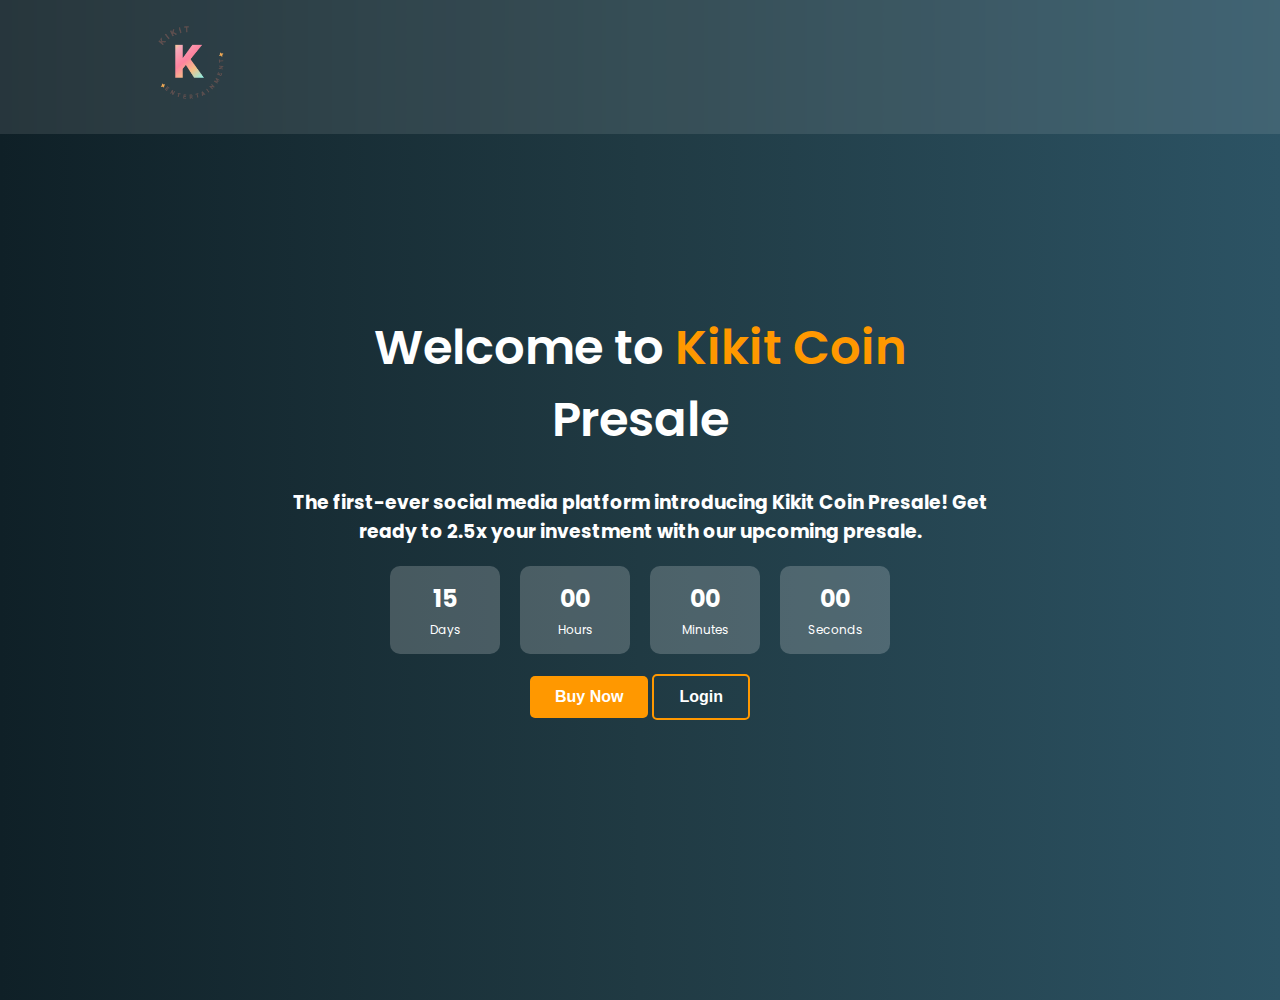
<file: index.html>
<!DOCTYPE html>
<html lang="en">
<head>
    <meta charset="UTF-8">
    <meta name="viewport" content="width=device-width, initial-scale=1.0">
    <title>Kikit - Coin Presale</title>
    <link rel="stylesheet" href="styles.css">
    <link rel="preconnect" href="https://fonts.googleapis.com">
    <link href="https://fonts.googleapis.com/css2?family=Poppins:wght@300;400;600&display=swap" rel="stylesheet">
</head>
<body>
    <header>
        <nav>
            <div class="logo">
                <img src="kikit-logo.png" alt="Kikit Logo">
            </div>
            <div class="nav-links">
       
            </div>
        </nav>
    </header>

    <section class="hero">
        <div class="hero-content">
            <h1>Welcome to <span class="highlight">Kikit Coin</span> Presale</h1>
            <h3>The first-ever social media platform introducing Kikit Coin Presale!  
               Get ready to 2.5x your investment with our upcoming presale.</h3>

            <!-- Countdown Timer -->
            <div class="countdown">
                <div class="time-box"><span id="days">15</span><small>Days</small></div>
                <div class="time-box"><span id="hours">00</span><small>Hours</small></div>
                <div class="time-box"><span id="minutes">00</span><small>Minutes</small></div>
                <div class="time-box"><span id="seconds">00</span><small>Seconds</small></div>
            </div>

            <!-- CTA Buttons -->
            <div class="buttons">
                <button onclick="window.location.href='signup.html'" class="btn-primary">Buy Now</button>
                <button onclick="window.location.href='login.html'" class="btn-secondary">Login</button>
            </div>
        </div>
    </section>

    <script src="script.js"></script>
</body>
</html>
</file>
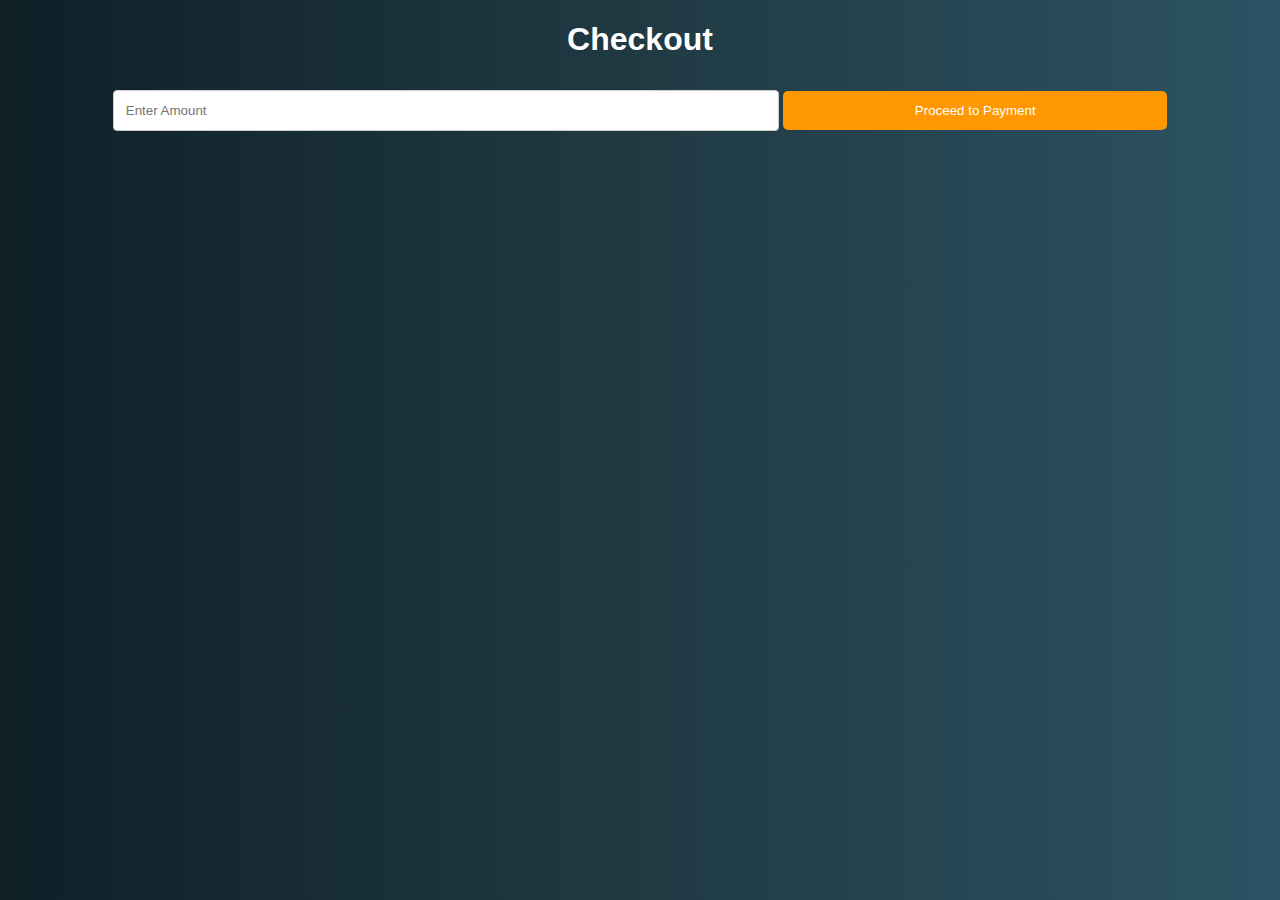
<file: checkout.html>
<!DOCTYPE html>
<html lang="en">
<head>
    <meta charset="UTF-8">
    <meta name="viewport" content="width=device-width, initial-scale=1.0">
    <title>Kikit - Checkout</title>
    <link rel="stylesheet" href="styles.css">
</head>
<body>
    <div class="container">
        <h1>Checkout</h1>
        <form id="checkout-form">
            <input type="number" id="amount" placeholder="Enter Amount" required>
            <button type="submit">Proceed to Payment</button>
        </form>
    </div>

    <script src="script.js"></script>
</body>
</html>
</file>
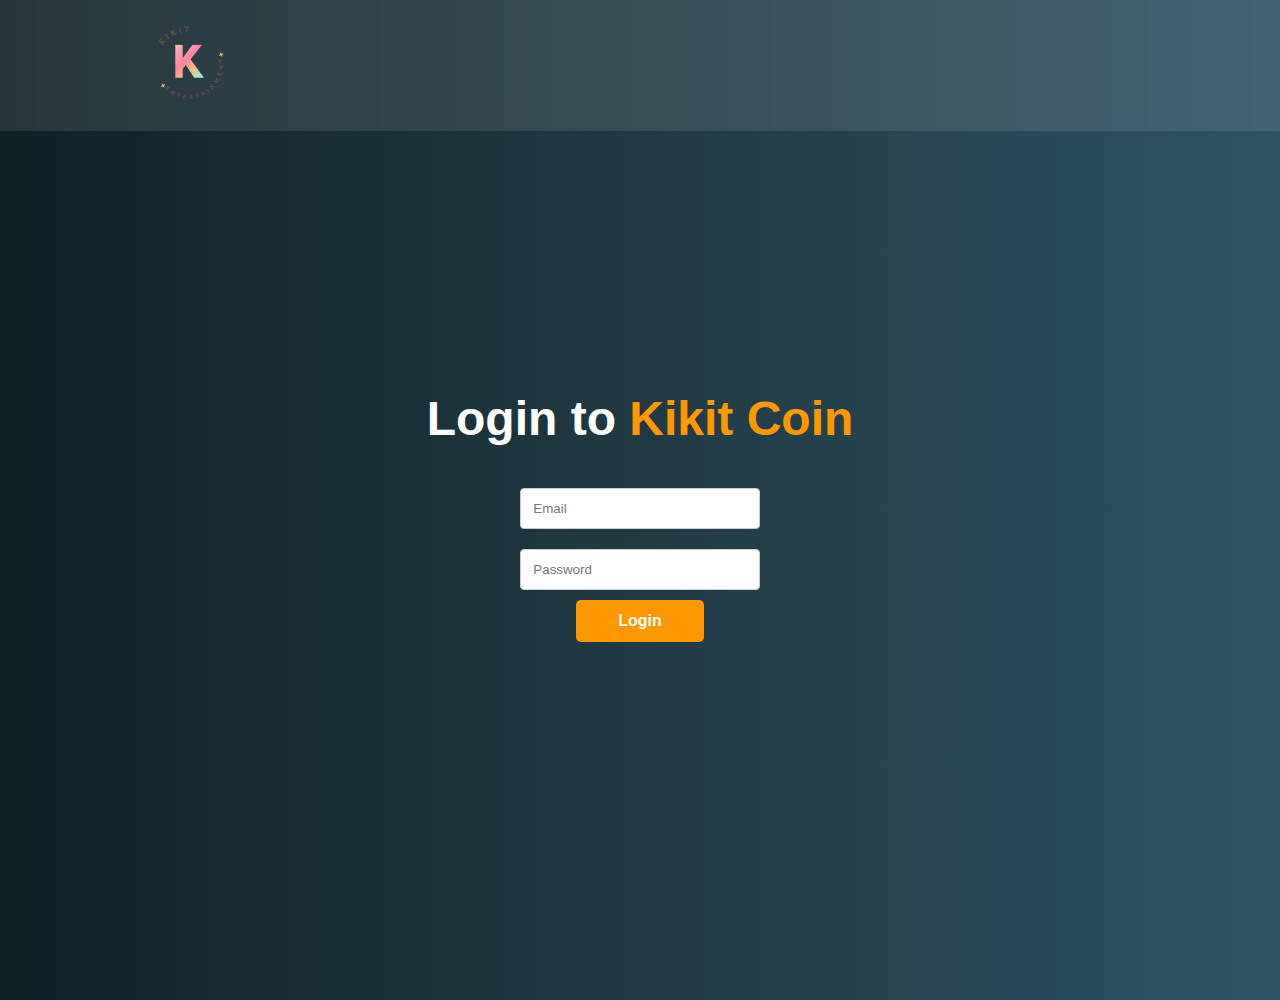
<file: login.html>
<!DOCTYPE html>
<html lang="en">
<head>
    <meta charset="UTF-8">
    <meta name="viewport" content="width=device-width, initial-scale=1.0">
    <title>Kikit - Login</title>
    <link rel="stylesheet" href="styles.css">
</head>
<body>
    <header>
        <nav>
            <div class="logo">
                <img src="kikit-logo.png" alt="Kikit Logo">
            </div>
            <div class="nav-links">
            </div>
        </nav>
    </header>

    <section class="hero">
        <div class="hero-content">
            <h1>Login to <span class="highlight">Kikit Coin</span></h1>
            <form id="login-form">
                <input type="email" id="email" placeholder="Email" required>
                <input type="password" id="password" placeholder="Password" required><br>
                <button type="submit" class="btn-primary">Login</button>
            </form>
        </div>
    </section>

    <script src="script.js"></script>
</body>
</html>
</file>
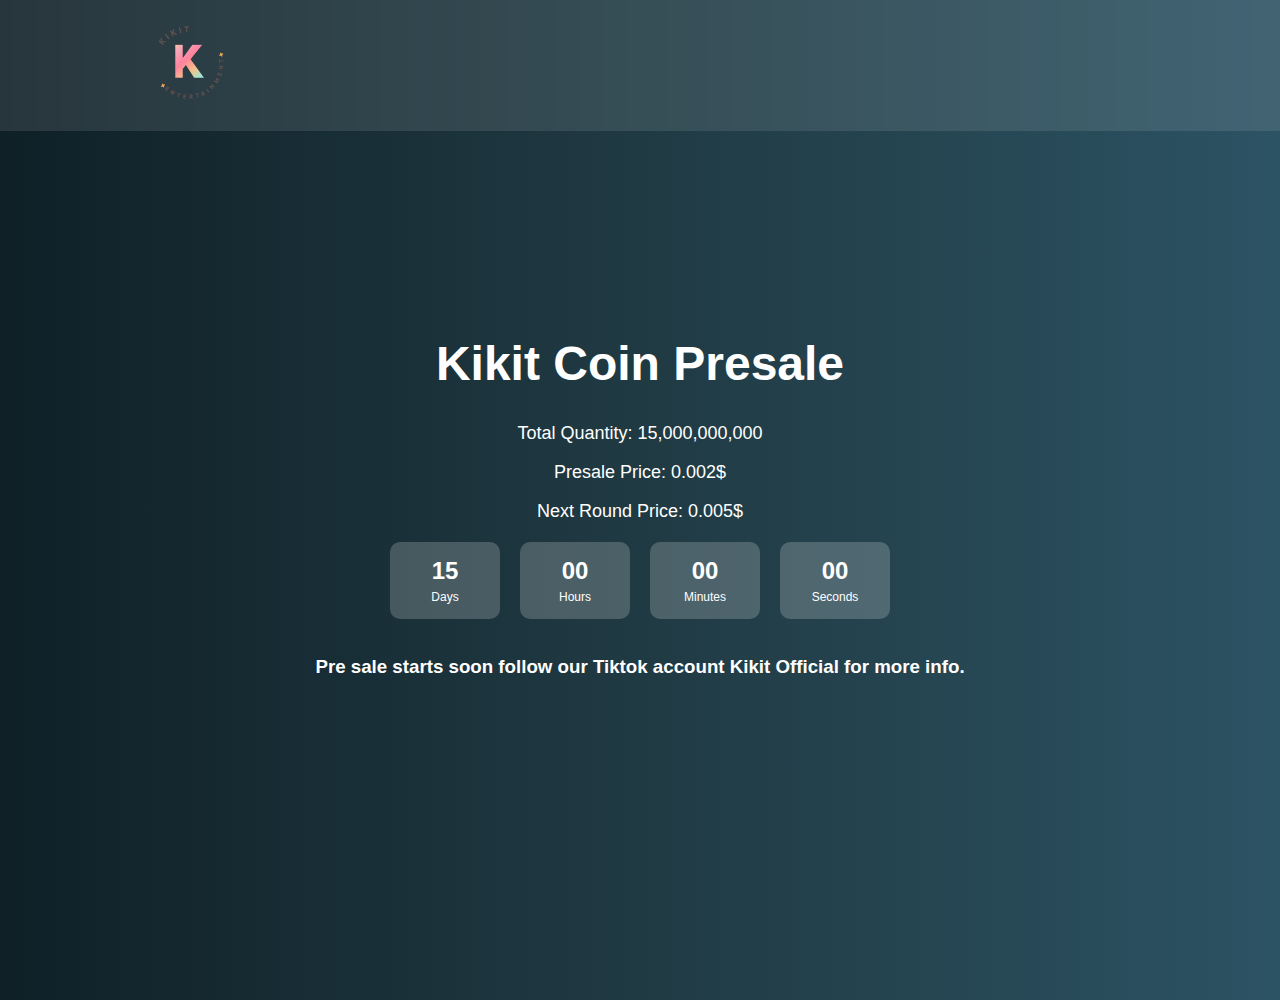
<file: presale.html>
<!DOCTYPE html>
<html lang="en">
<head>
    <meta charset="UTF-8">
    <meta name="viewport" content="width=device-width, initial-scale=1.0">
    <title>Kikit - Presale</title>
    <link rel="stylesheet" href="styles.css">
</head>
<body>
    <header>
        <nav>
            <div class="logo">
                <img src="kikit-logo.png" alt="Kikit Logo">
            </div>
            <div class="nav-links">
            </div>
        </nav>
    </header>

    <section class="hero">
        <div class="hero-content">
            <h1>Kikit Coin Presale</h1>
            <p>Total Quantity: 15,000,000,000</p>
            <p>Presale Price: 0.002$</p>
            <p>Next Round Price: 0.005$</p>

            <!-- Countdown Timer -->
             <div class="countdown">
                <div class="time-box"><span id="days">15</span><small>Days</small></div>
                <div class="time-box"><span id="hours">00</span><small>Hours</small></div>
                <div class="time-box"><span id="minutes">00</span><small>Minutes</small></div>
                <div class="time-box"><span id="seconds">00</span><small>Seconds</small></div>
            </div>
                <br>
            <!--<div class="buttons">
                <button onclick="window.location.href='signup.html'" class="btn-primary">Sign Up</button>
            </div> -->
             <h3>Pre sale starts soon follow our Tiktok account Kikit Official for more info.</h3>
        </div>
    </section>

    <script src="script.js"></script>
</body>
</html>
</file>
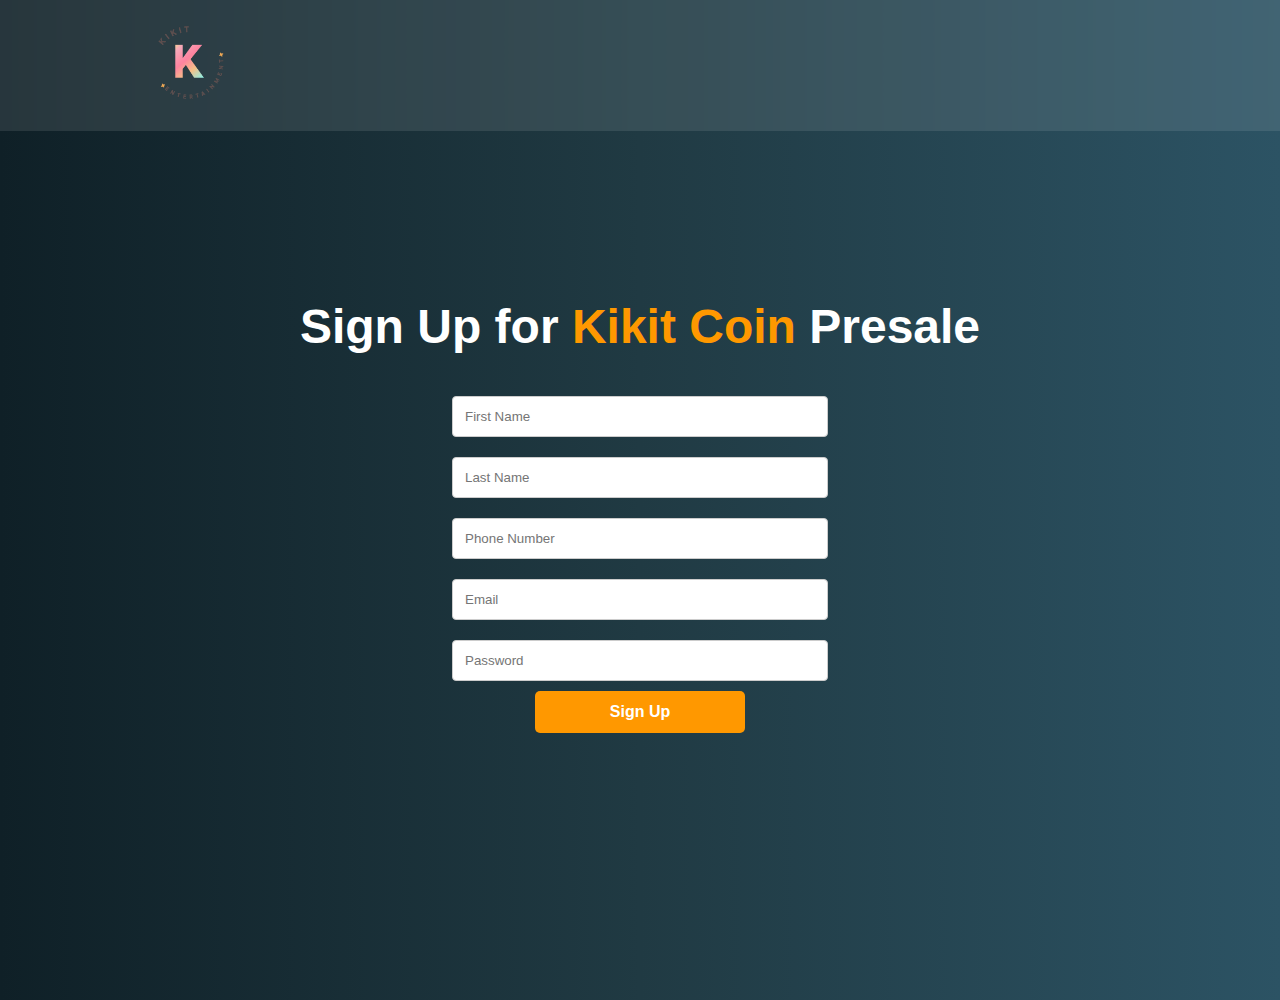
<file: signup.html>
<!DOCTYPE html>
<html lang="en">
<head>
    <meta charset="UTF-8">
    <meta name="viewport" content="width=device-width, initial-scale=1.0">
    <title>Kikit - Sign Up</title>
    <link rel="stylesheet" href="styles.css">
</head>
<body>
    <header>
        <nav>
            <div class="logo">
                <img src="kikit-logo.png" alt="Kikit Logo">
            </div>
            <div class="nav-links">
            </div>
        </nav>
    </header>

    <section class="hero">
        <div class="hero-content">
            <h1>Sign Up for <span class="highlight">Kikit Coin</span> Presale</h1>
            <form id="signup-form">
                <input type="text" id="firstname" placeholder="First Name" required>
                <input type="text" id="lastname" placeholder="Last Name" required>
                <input type="tel" id="phonenumber" placeholder="Phone Number" required>
                <input type="email" id="email" placeholder="Email" required>
                <input type="password" id="password" placeholder="Password" required> <br>
                <button type="submit" class="btn-primary">Sign Up</button>
            </form>
        </div>
    </section>

    <script src="script.js"></script>
</body>
</html>
</file>
<file: styles.css>
/* Global Styles */
body {
    font-family: 'Poppins', sans-serif;
    margin: 0;
    padding: 0;
    background: linear-gradient(to right, #0f2027, #203a43, #2c5364);
    color: #fff;
    text-align: center;
}

/* Navbar */
nav {
    display: flex;
    justify-content: space-between;
    align-items: center;
    padding: 15px 10%;
    background: rgba(255, 255, 255, 0.1);
    backdrop-filter: blur(10px);
    position: fixed;
    width: 100%;
    top: 0;
    z-index: 100;
}

.logo img {
    width: 120px;
}

.nav-links {
    display: flex;
    gap: 20px;
}

.nav-links a {
    color: #fff;
    text-decoration: none;
    font-weight: 500;
}

.nav-links .btn {
    background: #ff9800;
    padding: 10px 20px;
    border-radius: 5px;
    border: none;
    cursor: pointer;
    color: #fff;
    font-weight: bold;
}

/* Hero Section */
.hero {
    height: 100vh;
    display: flex;
    align-items: center;
    justify-content: center;
    text-align: center;
    padding: 50px 10%;
}

.hero-content {
    max-width: 700px;
}

.hero h1 {
    font-size: 48px;
    font-weight: 600;
}

.highlight {
    color: #ff9800;
}

.hero p {
    font-size: 18px;
    font-weight: 300;
    margin-top: 10px;
}

/* Countdown Timer */
.countdown {
    display: flex;
    justify-content: center;
    gap: 20px;
    margin-top: 20px;
}

.time-box {
    background: rgba(255, 255, 255, 0.2);
    padding: 15px;
    border-radius: 10px;
    width: 80px;
    font-size: 24px;
    font-weight: bold;
}

.time-box small {
    display: block;
    font-size: 12px;
    font-weight: normal;
    margin-top: 5px;
}

/* Buttons */
.buttons {
    margin-top: 20px;
}

.btn-primary {
    background: #ff9800;
    color: white;
    padding: 12px 25px;
    font-size: 16px;
    font-weight: bold;
    border: none;
    border-radius: 5px;
    cursor: pointer;
    transition: 0.3s;
}

.btn-primary:hover {
    background: #e68900;
}

.btn-secondary {
    background: transparent;
    color: white;
    padding: 12px 25px;
    font-size: 16px;
    font-weight: bold;
    border: 2px solid #ff9800;
    border-radius: 5px;
    cursor: pointer;
    transition: 0.3s;
}

.btn-secondary:hover {
    background: #ff9800;
}

/* Form Styling */
input {
    width: 50%;
    padding: 12px;
    margin: 10px 0;
    border: 1px solid #ccc;
    border-radius: 4px;
}

button[type="submit"] {
    width: 30%;
    padding: 12px;
    background: #ff9800;
    color: white;
    border: none;
    border-radius: 5px;
    cursor: pointer;
}

button[type="submit"]:hover {
    background: #e68900;
}
</file>
